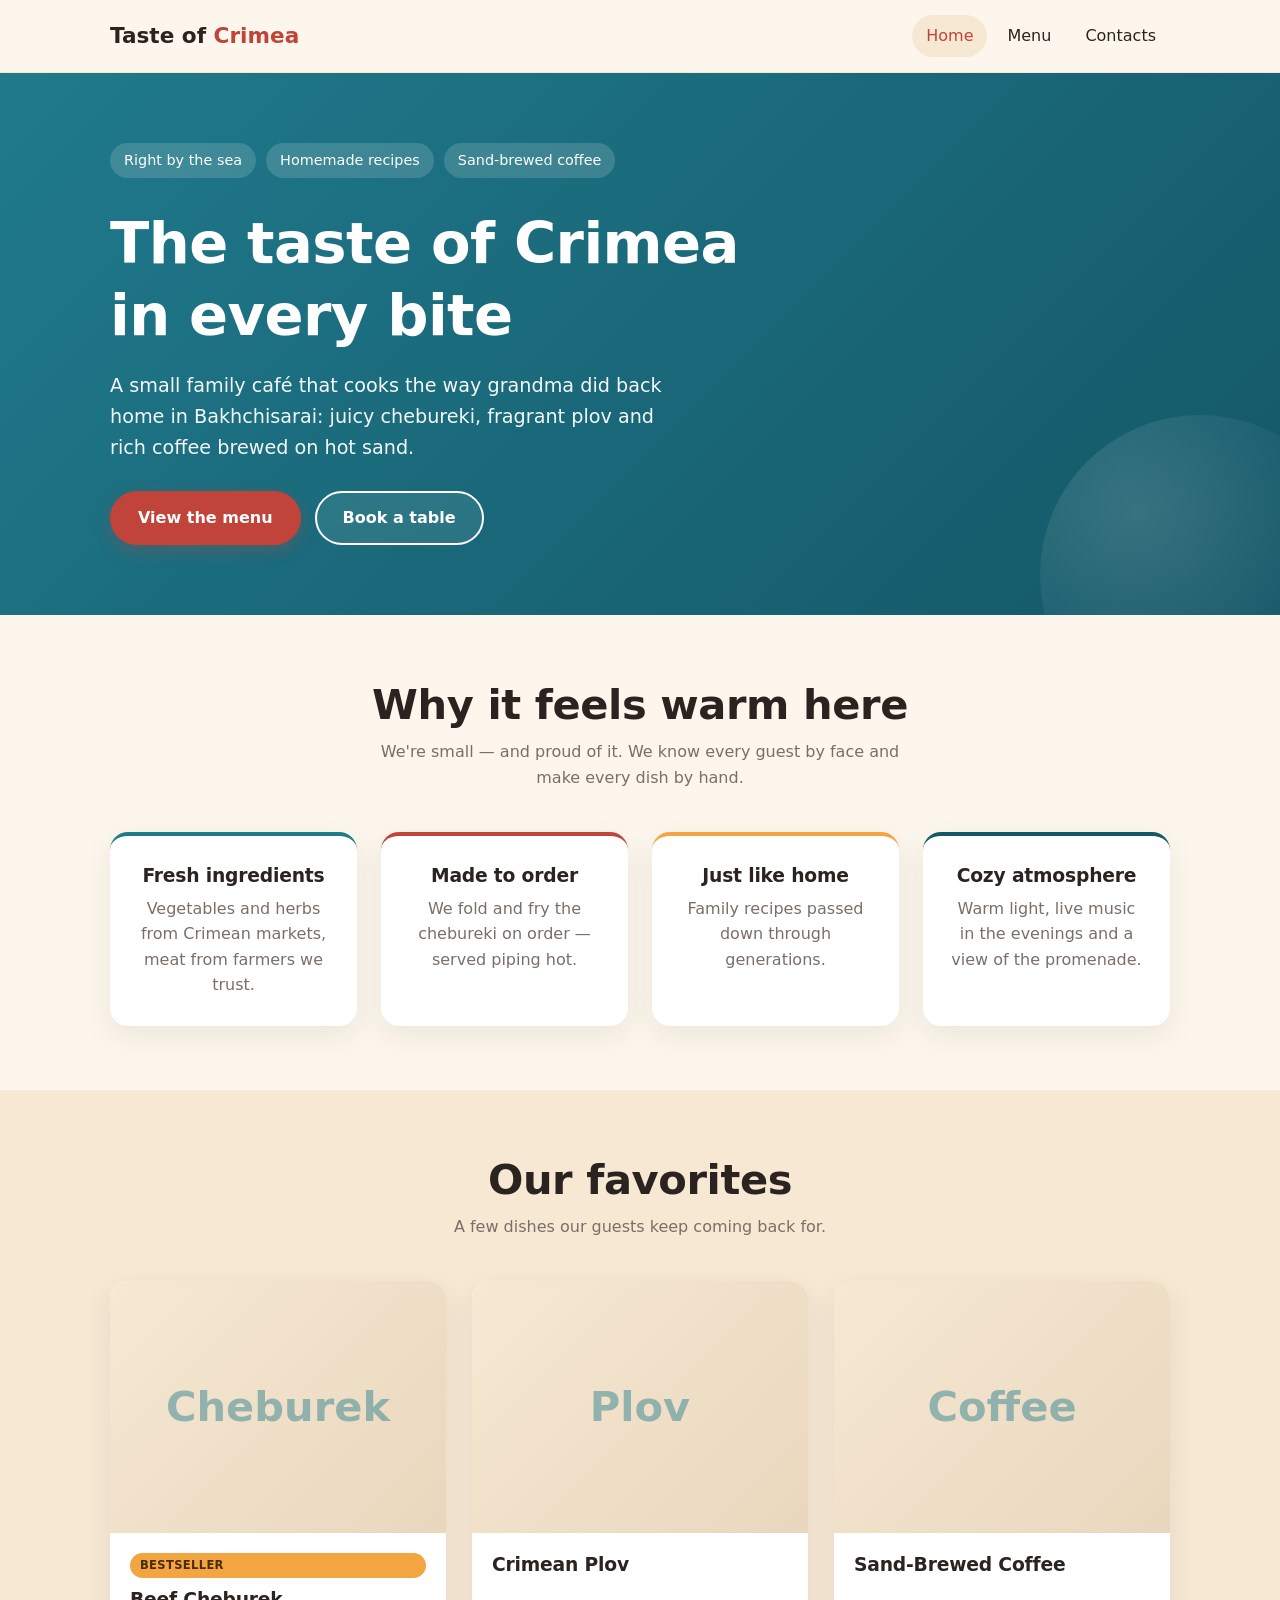
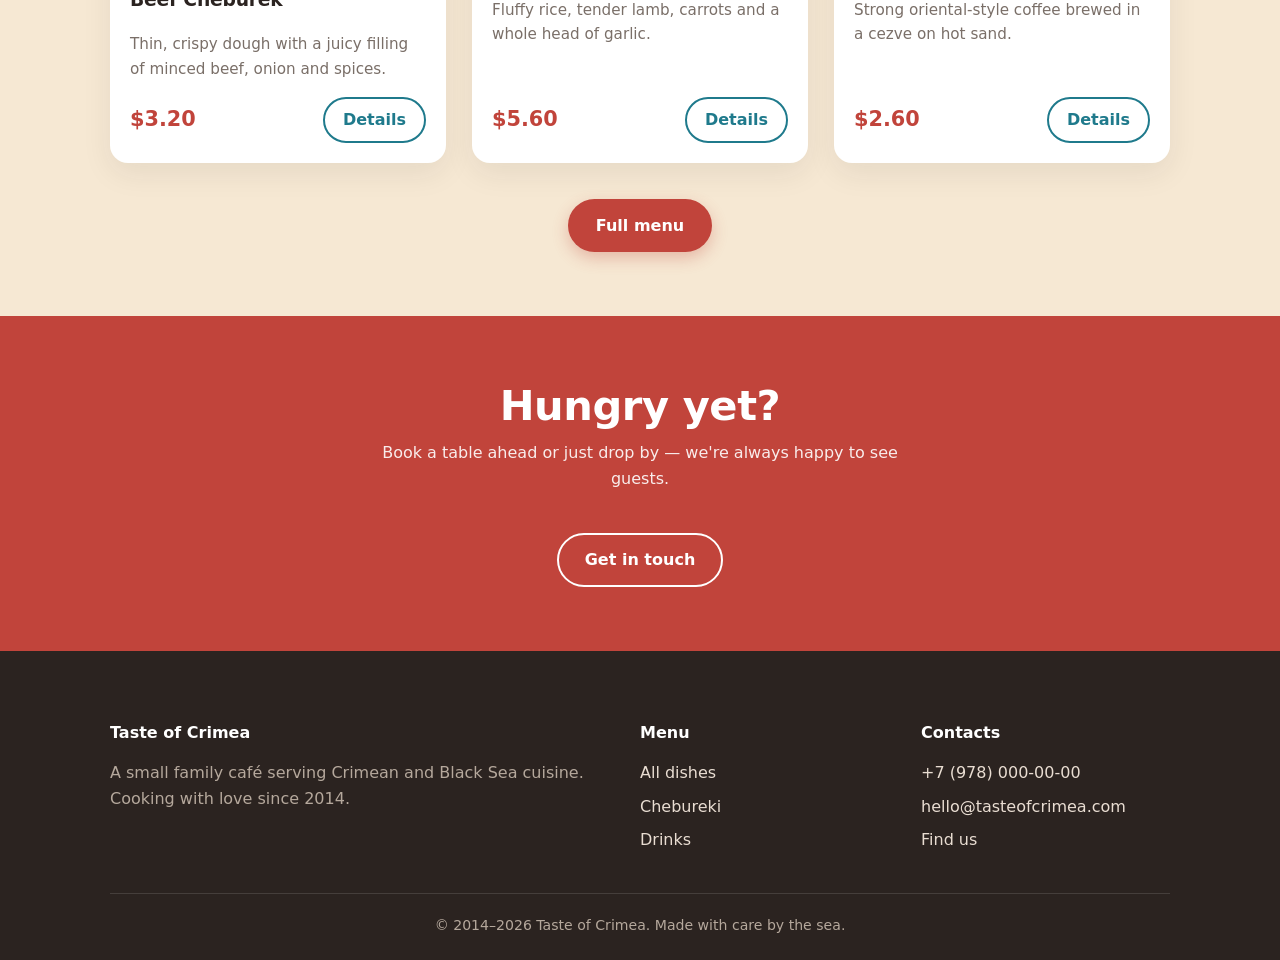
<file: index.html>
<!DOCTYPE html>
<html lang="en">
<head>
  <meta charset="UTF-8">
  <meta name="viewport" content="width=device-width, initial-scale=1.0">
  <title>Taste of Crimea — cozy Crimean café</title>
  <meta name="description" content="Taste of Crimea — a small family café serving homemade Crimean and Black Sea cuisine. Chebureki, plov, sand-brewed coffee and fresh pastries.">
  <link rel="stylesheet" href="assets/css/style.css">
  <link rel="icon" href="data:image/svg+xml,<svg xmlns='http://www.w3.org/2000/svg' viewBox='0 0 100 100'><rect width='100' height='100' rx='24' fill='%231f7a8c'/><text x='50' y='72' font-size='60' text-anchor='middle' fill='%23fff' font-family='Segoe UI, sans-serif'>T</text></svg>">
</head>
<body>

  <!-- HEADER -->
  <header class="site-header">
    <div class="container">
      <a class="logo" href="index.html">
        <span>Taste of <span class="accent">Crimea</span></span>
      </a>
      <button class="nav-toggle" aria-label="Menu" onclick="document.getElementById('nav').classList.toggle('open')">&#9776;</button>
      <nav class="nav" id="nav">
        <a href="index.html" class="active">Home</a>
        <a href="menu.html">Menu</a>
        <a href="contacts.html">Contacts</a>
      </nav>
    </div>
  </header>

  <!-- HERO -->
  <section class="hero">
    <div class="container">
      <div class="badges">
        <span class="badge">Right by the sea</span>
        <span class="badge">Homemade recipes</span>
        <span class="badge">Sand-brewed coffee</span>
      </div>
      <h1>The taste of Crimea<br>in every bite</h1>
      <p class="lead">A small family café that cooks the way grandma did back home in Bakhchisarai: juicy chebureki, fragrant plov and rich coffee brewed on hot sand.</p>
      <div class="hero-actions">
        <a href="menu.html" class="btn btn-primary">View the menu</a>
        <a href="contacts.html" class="btn btn-outline">Book a table</a>
      </div>
    </div>
  </section>

  <!-- WHY US -->
  <section class="section">
    <div class="container">
      <h2 class="section-title">Why it feels warm here</h2>
      <p class="section-sub">We're small — and proud of it. We know every guest by face and make every dish by hand.</p>
      <div class="features">
        <div class="feature">
          <h3>Fresh ingredients</h3>
          <p>Vegetables and herbs from Crimean markets, meat from farmers we trust.</p>
        </div>
        <div class="feature">
          <h3>Made to order</h3>
          <p>We fold and fry the chebureki on order — served piping hot.</p>
        </div>
        <div class="feature">
          <h3>Just like home</h3>
          <p>Family recipes passed down through generations.</p>
        </div>
        <div class="feature">
          <h3>Cozy atmosphere</h3>
          <p>Warm light, live music in the evenings and a view of the promenade.</p>
        </div>
      </div>
    </div>
  </section>

  <!-- MENU HIGHLIGHTS -->
  <section class="section" style="background:var(--sand-2)">
    <div class="container">
      <h2 class="section-title">Our favorites</h2>
      <p class="section-sub">A few dishes our guests keep coming back for.</p>
      <div class="menu-grid">

        <article class="product-card">
          <div class="thumb"><span>Cheburek</span></div>
          <div class="body">
            <span class="tag">bestseller</span>
            <h3 style="margin-top:10px">Beef Cheburek</h3>
            <p class="desc">Thin, crispy dough with a juicy filling of minced beef, onion and spices.</p>
            <div class="row">
              <span class="price">$3.20</span>
              <a href="product.html" class="btn btn-outline" style="padding:8px 18px">Details</a>
            </div>
          </div>
        </article>

        <article class="product-card">
          <div class="thumb"><span>Plov</span></div>
          <div class="body">
            <h3>Crimean Plov</h3>
            <p class="desc">Fluffy rice, tender lamb, carrots and a whole head of garlic.</p>
            <div class="row">
              <span class="price">$5.60</span>
              <a href="menu.html" class="btn btn-outline" style="padding:8px 18px">Details</a>
            </div>
          </div>
        </article>

        <article class="product-card">
          <div class="thumb"><span>Coffee</span></div>
          <div class="body">
            <h3>Sand-Brewed Coffee</h3>
            <p class="desc">Strong oriental-style coffee brewed in a cezve on hot sand.</p>
            <div class="row">
              <span class="price">$2.60</span>
              <a href="menu.html" class="btn btn-outline" style="padding:8px 18px">Details</a>
            </div>
          </div>
        </article>

      </div>
      <div style="text-align:center; margin-top:36px">
        <a href="menu.html" class="btn btn-primary">Full menu</a>
      </div>
    </div>
  </section>

  <!-- CTA -->
  <section class="section cta-band">
    <div class="container">
      <h2 class="section-title">Hungry yet?</h2>
      <p class="section-sub" style="color:rgba(255,255,255,.9)">Book a table ahead or just drop by — we're always happy to see guests.</p>
      <div style="text-align:center">
        <a href="contacts.html" class="btn btn-outline">Get in touch</a>
      </div>
    </div>
  </section>

  <!-- FOOTER -->
  <footer class="site-footer">
    <div class="container">
      <div class="footer-grid">
        <div>
          <h4>Taste of Crimea</h4>
          <p style="color:#b5a89c; margin:0">A small family café serving Crimean and Black Sea cuisine. Cooking with love since 2014.</p>
        </div>
        <div>
          <h4>Menu</h4>
          <ul class="footer-links">
            <li><a href="menu.html">All dishes</a></li>
            <li><a href="product.html">Chebureki</a></li>
            <li><a href="menu.html">Drinks</a></li>
          </ul>
        </div>
        <div>
          <h4>Contacts</h4>
          <ul class="footer-links">
            <li><a href="tel:+79780000000">+7 (978) 000-00-00</a></li>
            <li><a href="mailto:hello@tasteofcrimea.com">hello@tasteofcrimea.com</a></li>
            <li><a href="contacts.html">Find us</a></li>
          </ul>
        </div>
      </div>
      <div class="footer-bottom">© 2014–2026 Taste of Crimea. Made with care by the sea.</div>
    </div>
  </footer>

</body>
</html>
</file>
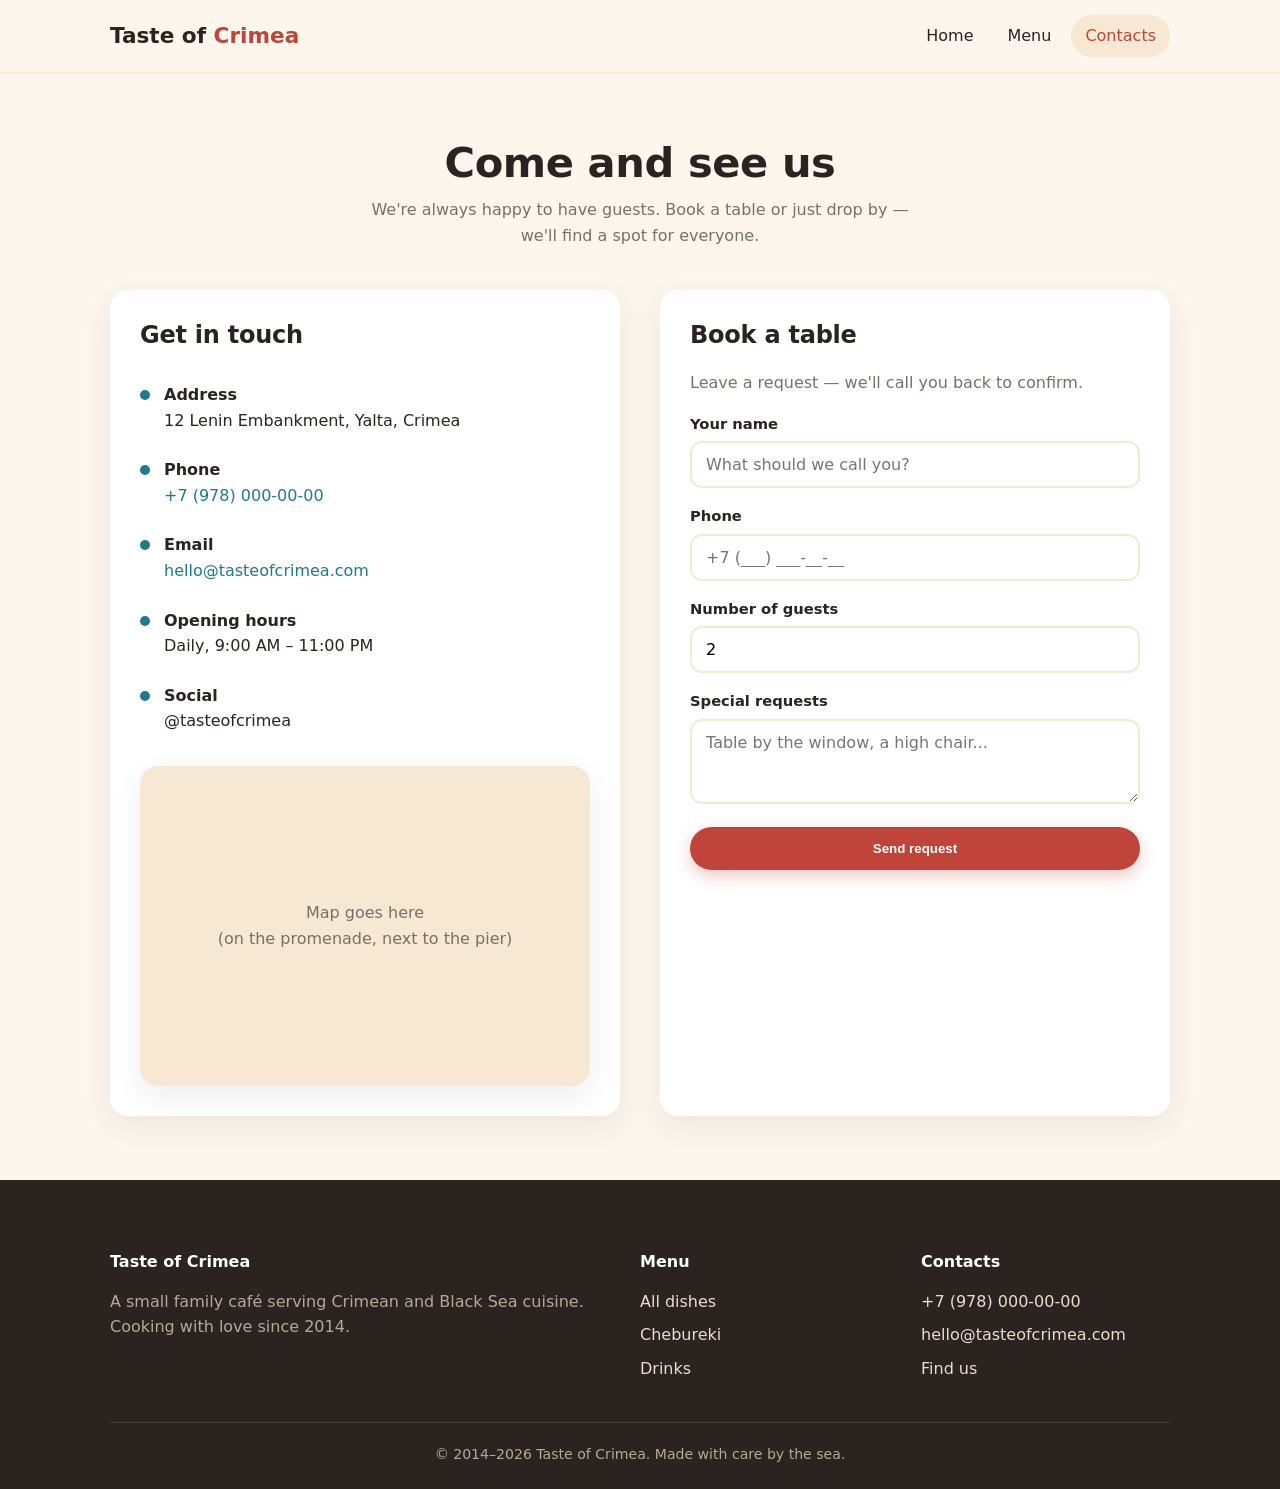
<file: contacts.html>
<!DOCTYPE html>
<html lang="en">
<head>
  <meta charset="UTF-8">
  <meta name="viewport" content="width=device-width, initial-scale=1.0">
  <title>Contacts — Taste of Crimea</title>
  <meta name="description" content="Contact Taste of Crimea: address, phone, opening hours and a table booking form.">
  <link rel="stylesheet" href="assets/css/style.css">
  <link rel="icon" href="data:image/svg+xml,<svg xmlns='http://www.w3.org/2000/svg' viewBox='0 0 100 100'><rect width='100' height='100' rx='24' fill='%231f7a8c'/><text x='50' y='72' font-size='60' text-anchor='middle' fill='%23fff' font-family='Segoe UI, sans-serif'>T</text></svg>">
</head>
<body>

  <header class="site-header">
    <div class="container">
      <a class="logo" href="index.html"><span>Taste of <span class="accent">Crimea</span></span></a>
      <button class="nav-toggle" aria-label="Menu" onclick="document.getElementById('nav').classList.toggle('open')">&#9776;</button>
      <nav class="nav" id="nav">
        <a href="index.html">Home</a>
        <a href="menu.html">Menu</a>
        <a href="contacts.html" class="active">Contacts</a>
      </nav>
    </div>
  </header>

  <section class="section">
    <div class="container">
      <h1 class="section-title">Come and see us</h1>
      <p class="section-sub">We're always happy to have guests. Book a table or just drop by — we'll find a spot for everyone.</p>

      <div class="contact-grid">

        <div class="contact-card">
          <h2>Get in touch</h2>
          <ul class="contact-list">
            <li><span class="ico"></span><div><strong>Address</strong><br>12 Lenin Embankment, Yalta, Crimea</div></li>
            <li><span class="ico"></span><div><strong>Phone</strong><br><a href="tel:+79780000000">+7 (978) 000-00-00</a></div></li>
            <li><span class="ico"></span><div><strong>Email</strong><br><a href="mailto:hello@tasteofcrimea.com">hello@tasteofcrimea.com</a></div></li>
            <li><span class="ico"></span><div><strong>Opening hours</strong><br>Daily, 9:00 AM – 11:00 PM</div></li>
            <li><span class="ico"></span><div><strong>Social</strong><br>@tasteofcrimea</div></li>
          </ul>
          <div class="map-embed" style="margin-top:20px">Map goes here<br>(on the promenade, next to the pier)</div>
        </div>

        <div class="contact-card">
          <h2>Book a table</h2>
          <p style="color:var(--muted)">Leave a request — we'll call you back to confirm.</p>
          <div class="notice" id="notice">Thank you! We've received your request and will be in touch shortly.</div>
          <form onsubmit="return submitForm(event)">
            <div class="field">
              <label for="name">Your name</label>
              <input type="text" id="name" name="name" placeholder="What should we call you?" required>
            </div>
            <div class="field">
              <label for="phone">Phone</label>
              <input type="tel" id="phone" name="phone" placeholder="+7 (___) ___-__-__" required>
            </div>
            <div class="field">
              <label for="guests">Number of guests</label>
              <input type="number" id="guests" name="guests" min="1" value="2">
            </div>
            <div class="field">
              <label for="msg">Special requests</label>
              <textarea id="msg" name="msg" rows="3" placeholder="Table by the window, a high chair..."></textarea>
            </div>
            <button type="submit" class="btn btn-primary" style="width:100%">Send request</button>
          </form>
        </div>

      </div>
    </div>
  </section>

  <footer class="site-footer">
    <div class="container">
      <div class="footer-grid">
        <div>
          <h4>Taste of Crimea</h4>
          <p style="color:#b5a89c; margin:0">A small family café serving Crimean and Black Sea cuisine. Cooking with love since 2014.</p>
        </div>
        <div>
          <h4>Menu</h4>
          <ul class="footer-links">
            <li><a href="menu.html">All dishes</a></li>
            <li><a href="product.html">Chebureki</a></li>
            <li><a href="menu.html">Drinks</a></li>
          </ul>
        </div>
        <div>
          <h4>Contacts</h4>
          <ul class="footer-links">
            <li><a href="tel:+79780000000">+7 (978) 000-00-00</a></li>
            <li><a href="mailto:hello@tasteofcrimea.com">hello@tasteofcrimea.com</a></li>
            <li><a href="contacts.html">Find us</a></li>
          </ul>
        </div>
      </div>
      <div class="footer-bottom">© 2014–2026 Taste of Crimea. Made with care by the sea.</div>
    </div>
  </footer>

  <script>
    function submitForm(e){
      e.preventDefault();
      document.getElementById('notice').classList.add('show');
      e.target.reset();
      return false;
    }
  </script>

</body>
</html>
</file>
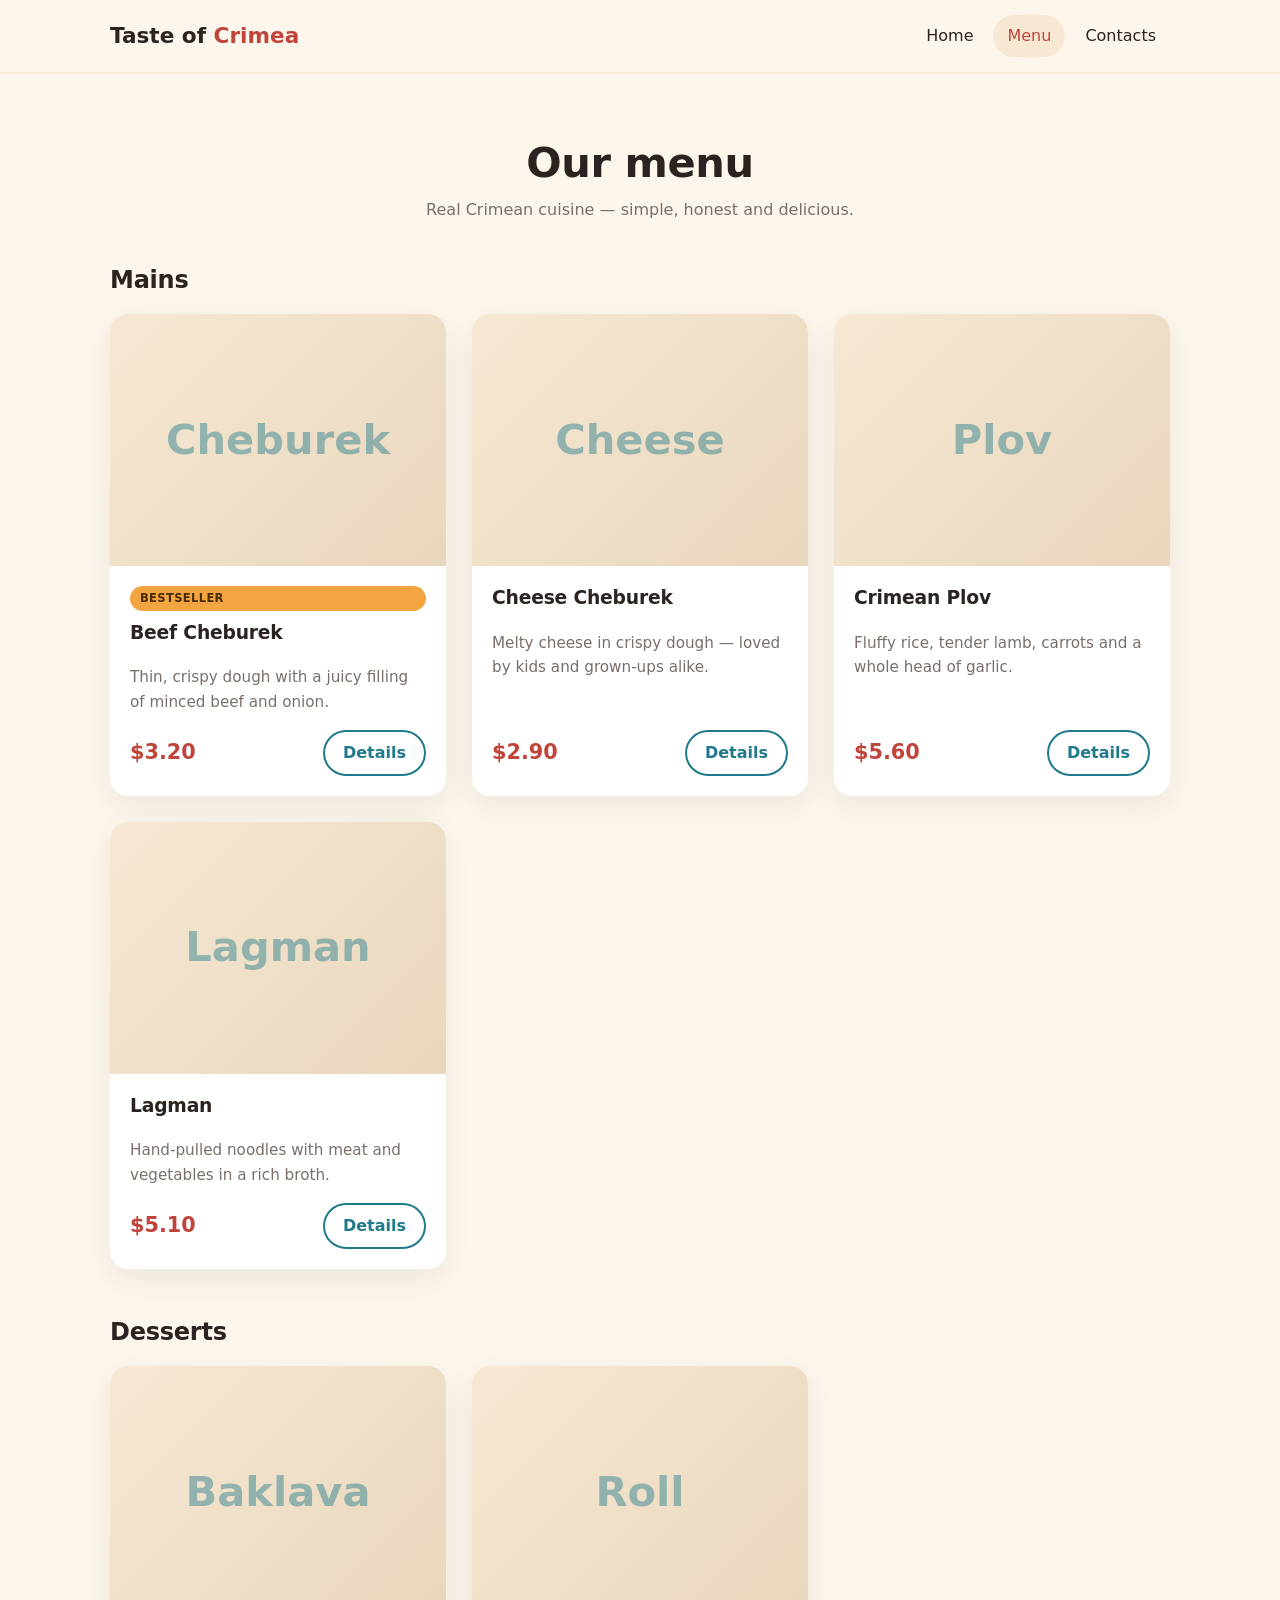
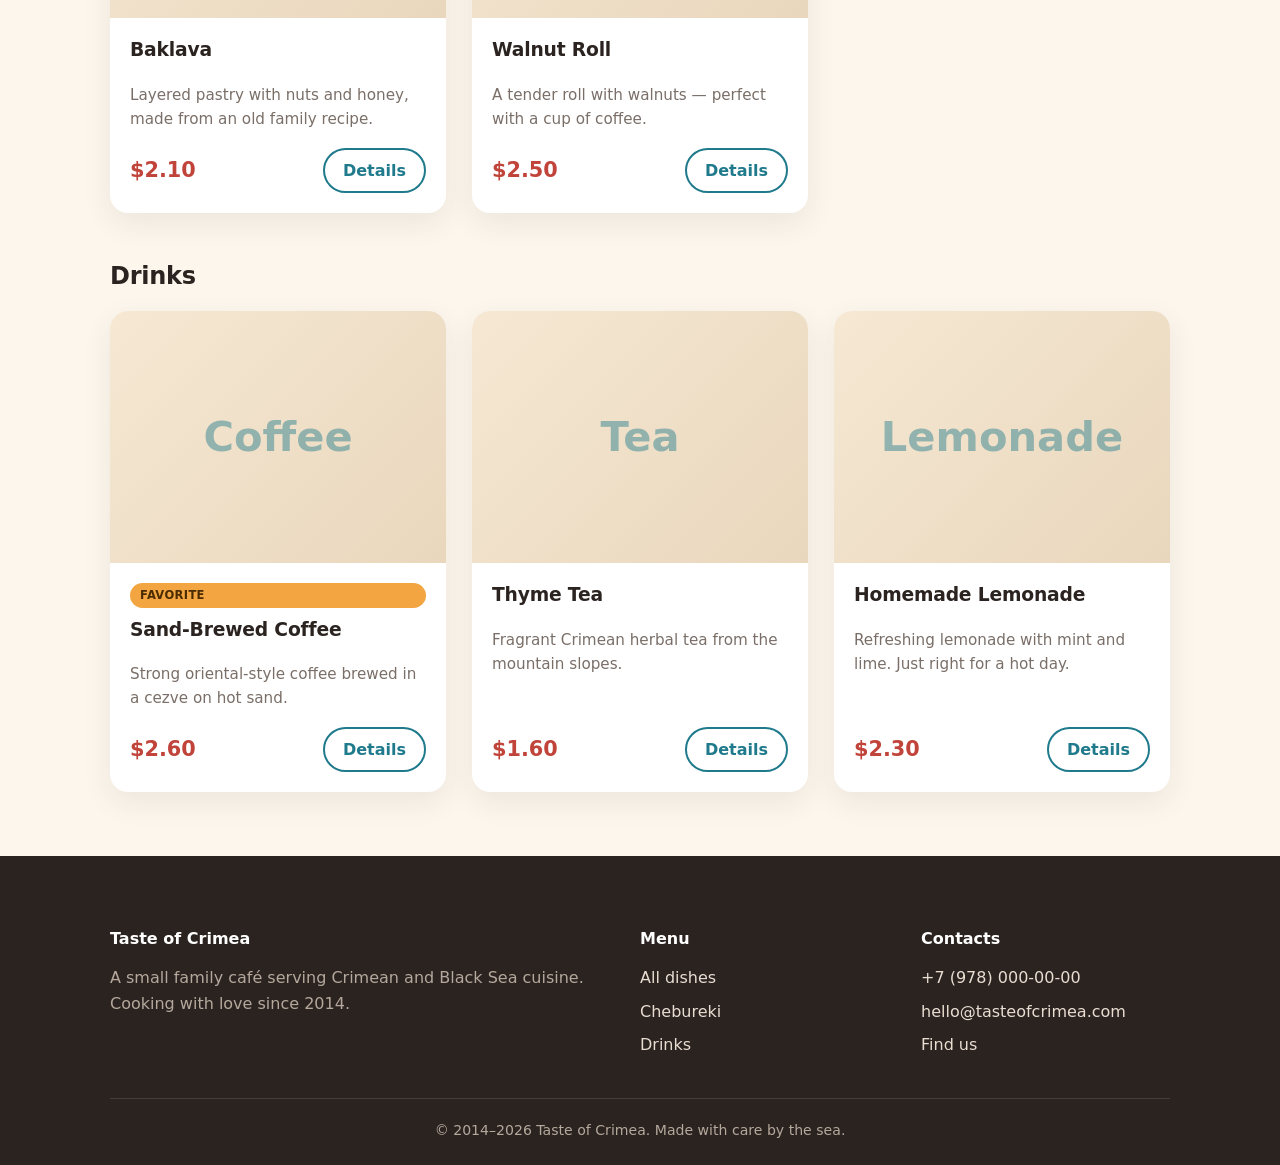
<file: menu.html>
<!DOCTYPE html>
<html lang="en">
<head>
  <meta charset="UTF-8">
  <meta name="viewport" content="width=device-width, initial-scale=1.0">
  <title>Menu — Taste of Crimea</title>
  <meta name="description" content="The Taste of Crimea menu: chebureki, Crimean plov, lagman, baklava, sand-brewed coffee and other Crimean dishes.">
  <link rel="stylesheet" href="assets/css/style.css">
  <link rel="icon" href="data:image/svg+xml,<svg xmlns='http://www.w3.org/2000/svg' viewBox='0 0 100 100'><rect width='100' height='100' rx='24' fill='%231f7a8c'/><text x='50' y='72' font-size='60' text-anchor='middle' fill='%23fff' font-family='Segoe UI, sans-serif'>T</text></svg>">
</head>
<body>

  <header class="site-header">
    <div class="container">
      <a class="logo" href="index.html"><span>Taste of <span class="accent">Crimea</span></span></a>
      <button class="nav-toggle" aria-label="Menu" onclick="document.getElementById('nav').classList.toggle('open')">&#9776;</button>
      <nav class="nav" id="nav">
        <a href="index.html">Home</a>
        <a href="menu.html" class="active">Menu</a>
        <a href="contacts.html">Contacts</a>
      </nav>
    </div>
  </header>

  <section class="section">
    <div class="container">
      <h1 class="section-title">Our menu</h1>
      <p class="section-sub">Real Crimean cuisine — simple, honest and delicious.</p>

      <h2 style="margin-top:20px">Mains</h2>
      <div class="menu-grid" style="margin-bottom:48px">

        <article class="product-card">
          <div class="thumb"><span>Cheburek</span></div>
          <div class="body">
            <span class="tag">bestseller</span>
            <h3 style="margin-top:10px">Beef Cheburek</h3>
            <p class="desc">Thin, crispy dough with a juicy filling of minced beef and onion.</p>
            <div class="row">
              <span class="price">$3.20</span>
              <a href="product.html" class="btn btn-outline" style="padding:8px 18px">Details</a>
            </div>
          </div>
        </article>

        <article class="product-card">
          <div class="thumb"><span>Cheese</span></div>
          <div class="body">
            <h3>Cheese Cheburek</h3>
            <p class="desc">Melty cheese in crispy dough — loved by kids and grown-ups alike.</p>
            <div class="row">
              <span class="price">$2.90</span>
              <a href="product.html" class="btn btn-outline" style="padding:8px 18px">Details</a>
            </div>
          </div>
        </article>

        <article class="product-card">
          <div class="thumb"><span>Plov</span></div>
          <div class="body">
            <h3>Crimean Plov</h3>
            <p class="desc">Fluffy rice, tender lamb, carrots and a whole head of garlic.</p>
            <div class="row">
              <span class="price">$5.60</span>
              <a href="product.html" class="btn btn-outline" style="padding:8px 18px">Details</a>
            </div>
          </div>
        </article>

        <article class="product-card">
          <div class="thumb"><span>Lagman</span></div>
          <div class="body">
            <h3>Lagman</h3>
            <p class="desc">Hand-pulled noodles with meat and vegetables in a rich broth.</p>
            <div class="row">
              <span class="price">$5.10</span>
              <a href="product.html" class="btn btn-outline" style="padding:8px 18px">Details</a>
            </div>
          </div>
        </article>

      </div>

      <h2>Desserts</h2>
      <div class="menu-grid" style="margin-bottom:48px">

        <article class="product-card">
          <div class="thumb"><span>Baklava</span></div>
          <div class="body">
            <h3>Baklava</h3>
            <p class="desc">Layered pastry with nuts and honey, made from an old family recipe.</p>
            <div class="row">
              <span class="price">$2.10</span>
              <a href="product.html" class="btn btn-outline" style="padding:8px 18px">Details</a>
            </div>
          </div>
        </article>

        <article class="product-card">
          <div class="thumb"><span>Roll</span></div>
          <div class="body">
            <h3>Walnut Roll</h3>
            <p class="desc">A tender roll with walnuts — perfect with a cup of coffee.</p>
            <div class="row">
              <span class="price">$2.50</span>
              <a href="product.html" class="btn btn-outline" style="padding:8px 18px">Details</a>
            </div>
          </div>
        </article>

      </div>

      <h2>Drinks</h2>
      <div class="menu-grid">

        <article class="product-card">
          <div class="thumb"><span>Coffee</span></div>
          <div class="body">
            <span class="tag">favorite</span>
            <h3 style="margin-top:10px">Sand-Brewed Coffee</h3>
            <p class="desc">Strong oriental-style coffee brewed in a cezve on hot sand.</p>
            <div class="row">
              <span class="price">$2.60</span>
              <a href="product.html" class="btn btn-outline" style="padding:8px 18px">Details</a>
            </div>
          </div>
        </article>

        <article class="product-card">
          <div class="thumb"><span>Tea</span></div>
          <div class="body">
            <h3>Thyme Tea</h3>
            <p class="desc">Fragrant Crimean herbal tea from the mountain slopes.</p>
            <div class="row">
              <span class="price">$1.60</span>
              <a href="product.html" class="btn btn-outline" style="padding:8px 18px">Details</a>
            </div>
          </div>
        </article>

        <article class="product-card">
          <div class="thumb"><span>Lemonade</span></div>
          <div class="body">
            <h3>Homemade Lemonade</h3>
            <p class="desc">Refreshing lemonade with mint and lime. Just right for a hot day.</p>
            <div class="row">
              <span class="price">$2.30</span>
              <a href="product.html" class="btn btn-outline" style="padding:8px 18px">Details</a>
            </div>
          </div>
        </article>

      </div>

    </div>
  </section>

  <footer class="site-footer">
    <div class="container">
      <div class="footer-grid">
        <div>
          <h4>Taste of Crimea</h4>
          <p style="color:#b5a89c; margin:0">A small family café serving Crimean and Black Sea cuisine. Cooking with love since 2014.</p>
        </div>
        <div>
          <h4>Menu</h4>
          <ul class="footer-links">
            <li><a href="menu.html">All dishes</a></li>
            <li><a href="product.html">Chebureki</a></li>
            <li><a href="menu.html">Drinks</a></li>
          </ul>
        </div>
        <div>
          <h4>Contacts</h4>
          <ul class="footer-links">
            <li><a href="tel:+79780000000">+7 (978) 000-00-00</a></li>
            <li><a href="mailto:hello@tasteofcrimea.com">hello@tasteofcrimea.com</a></li>
            <li><a href="contacts.html">Find us</a></li>
          </ul>
        </div>
      </div>
      <div class="footer-bottom">© 2014–2026 Taste of Crimea. Made with care by the sea.</div>
    </div>
  </footer>

</body>
</html>
</file>
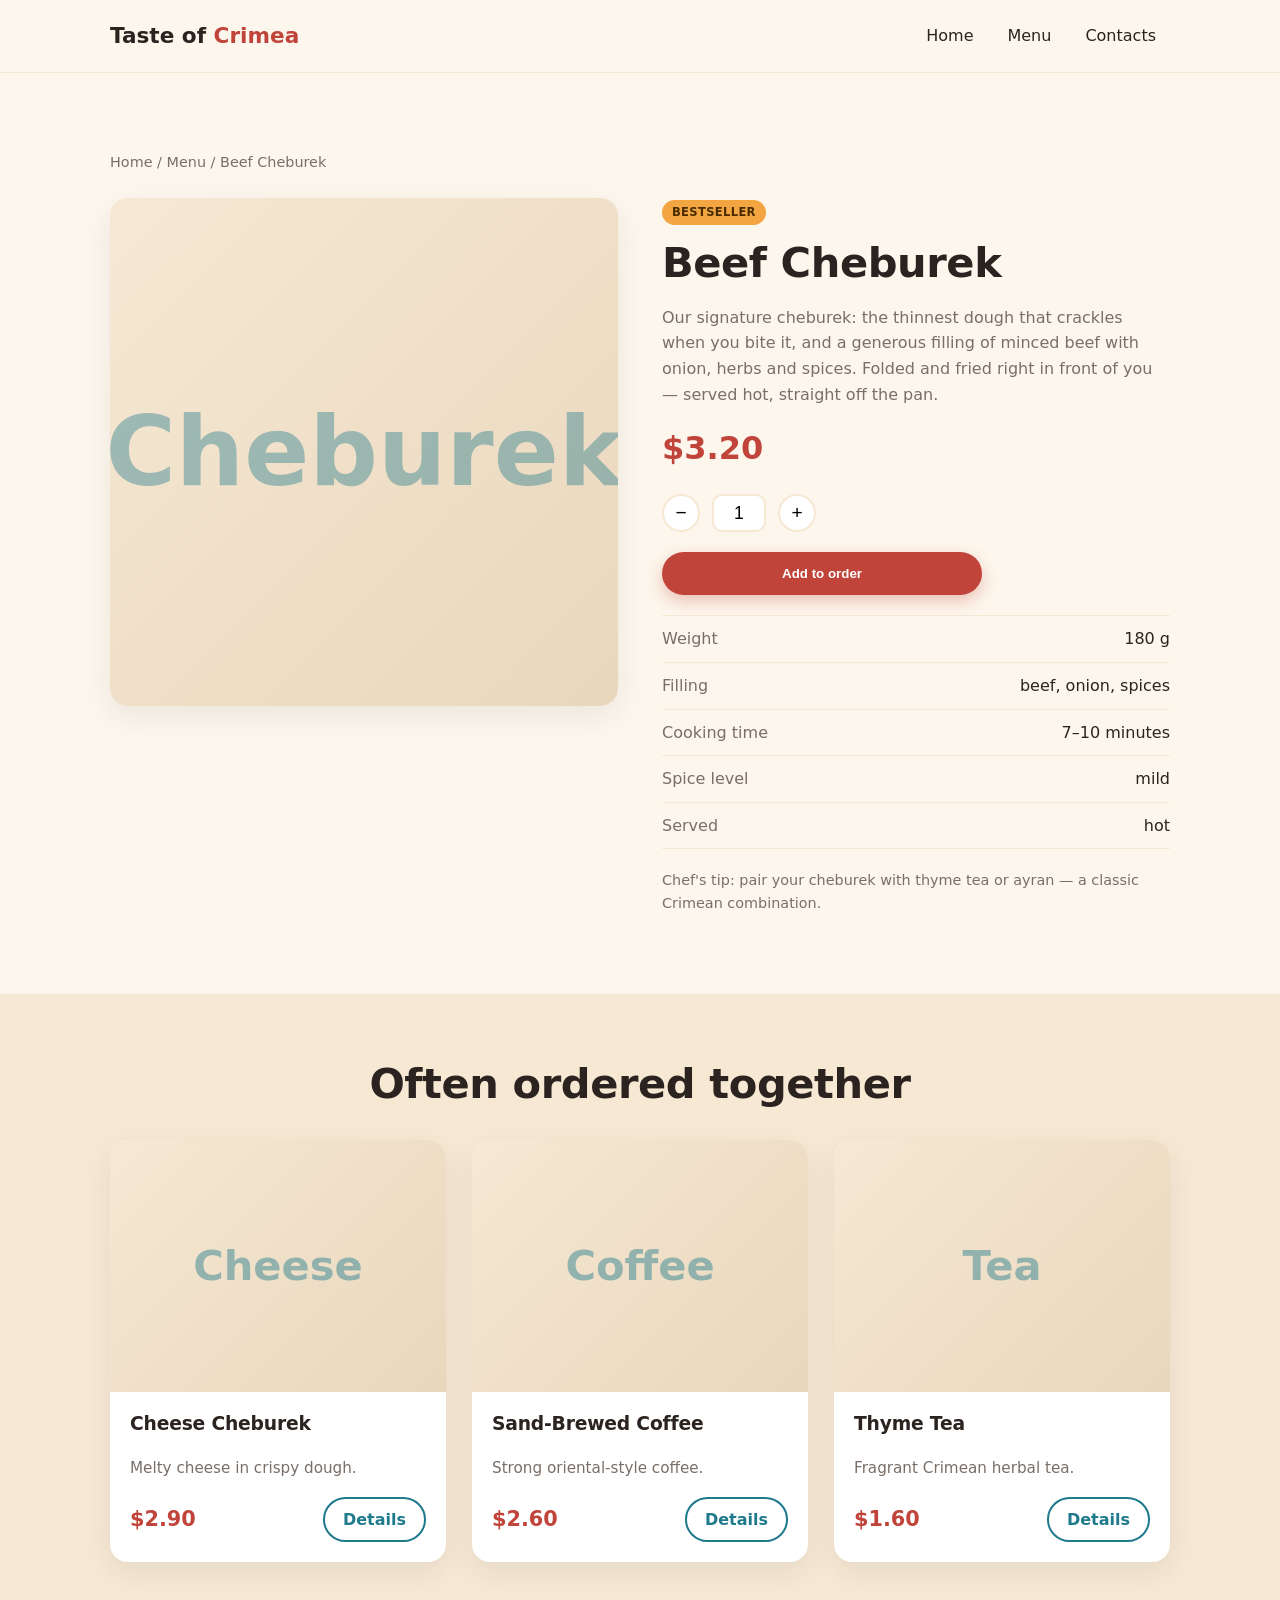
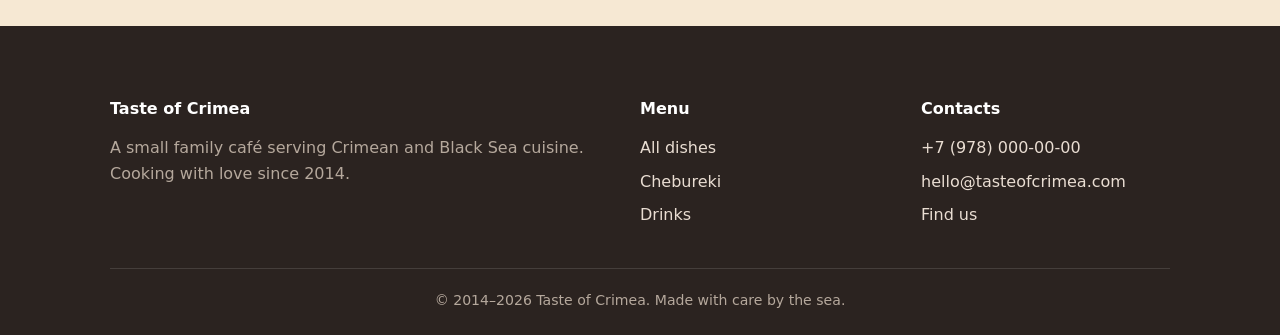
<file: product.html>
<!DOCTYPE html>
<html lang="en">
<head>
  <meta charset="UTF-8">
  <meta name="viewport" content="width=device-width, initial-scale=1.0">
  <title>Beef Cheburek — Taste of Crimea</title>
  <meta name="description" content="Beef Cheburek from Taste of Crimea: thin crispy dough and a juicy minced-beef filling. Folded and fried to order.">
  <link rel="stylesheet" href="assets/css/style.css">
  <link rel="icon" href="data:image/svg+xml,<svg xmlns='http://www.w3.org/2000/svg' viewBox='0 0 100 100'><rect width='100' height='100' rx='24' fill='%231f7a8c'/><text x='50' y='72' font-size='60' text-anchor='middle' fill='%23fff' font-family='Segoe UI, sans-serif'>T</text></svg>">
</head>
<body>

  <header class="site-header">
    <div class="container">
      <a class="logo" href="index.html"><span>Taste of <span class="accent">Crimea</span></span></a>
      <button class="nav-toggle" aria-label="Menu" onclick="document.getElementById('nav').classList.toggle('open')">&#9776;</button>
      <nav class="nav" id="nav">
        <a href="index.html">Home</a>
        <a href="menu.html">Menu</a>
        <a href="contacts.html">Contacts</a>
      </nav>
    </div>
  </header>

  <section class="section">
    <div class="container">
      <p class="breadcrumbs"><a href="index.html">Home</a> / <a href="menu.html">Menu</a> / Beef Cheburek</p>

      <div class="product-detail">
        <div class="product-media"><span>Cheburek</span></div>

        <div class="product-info">
          <span class="tag">bestseller</span>
          <h1 style="margin-top:12px">Beef Cheburek</h1>
          <p style="color:var(--muted)">Our signature cheburek: the thinnest dough that crackles when you bite it, and a generous filling of minced beef with onion, herbs and spices. Folded and fried right in front of you — served hot, straight off the pan.</p>

          <div class="price-lg">$3.20</div>

          <div class="notice" id="notice">Added to your order! Thanks — we'll have it ready soon.</div>

          <div class="qty">
            <button type="button" onclick="changeQty(-1)" aria-label="Less">&minus;</button>
            <input type="text" id="qty" value="1" readonly>
            <button type="button" onclick="changeQty(1)" aria-label="More">+</button>
          </div>

          <button class="btn btn-primary" style="width:100%; max-width:320px" onclick="addToCart()">Add to order</button>

          <ul class="specs">
            <li><span>Weight</span><span>180 g</span></li>
            <li><span>Filling</span><span>beef, onion, spices</span></li>
            <li><span>Cooking time</span><span>7–10 minutes</span></li>
            <li><span>Spice level</span><span>mild</span></li>
            <li><span>Served</span><span>hot</span></li>
          </ul>

          <p style="font-size:.9rem; color:var(--muted)">Chef's tip: pair your cheburek with thyme tea or ayran — a classic Crimean combination.</p>
        </div>
      </div>
    </div>
  </section>

  <!-- RELATED -->
  <section class="section" style="background:var(--sand-2)">
    <div class="container">
      <h2 class="section-title">Often ordered together</h2>
      <div class="menu-grid" style="margin-top:30px">

        <article class="product-card">
          <div class="thumb"><span>Cheese</span></div>
          <div class="body">
            <h3>Cheese Cheburek</h3>
            <p class="desc">Melty cheese in crispy dough.</p>
            <div class="row"><span class="price">$2.90</span><a href="#" class="btn btn-outline" style="padding:8px 18px">Details</a></div>
          </div>
        </article>

        <article class="product-card">
          <div class="thumb"><span>Coffee</span></div>
          <div class="body">
            <h3>Sand-Brewed Coffee</h3>
            <p class="desc">Strong oriental-style coffee.</p>
            <div class="row"><span class="price">$2.60</span><a href="#" class="btn btn-outline" style="padding:8px 18px">Details</a></div>
          </div>
        </article>

        <article class="product-card">
          <div class="thumb"><span>Tea</span></div>
          <div class="body">
            <h3>Thyme Tea</h3>
            <p class="desc">Fragrant Crimean herbal tea.</p>
            <div class="row"><span class="price">$1.60</span><a href="#" class="btn btn-outline" style="padding:8px 18px">Details</a></div>
          </div>
        </article>

      </div>
    </div>
  </section>

  <footer class="site-footer">
    <div class="container">
      <div class="footer-grid">
        <div>
          <h4>Taste of Crimea</h4>
          <p style="color:#b5a89c; margin:0">A small family café serving Crimean and Black Sea cuisine. Cooking with love since 2014.</p>
        </div>
        <div>
          <h4>Menu</h4>
          <ul class="footer-links">
            <li><a href="menu.html">All dishes</a></li>
            <li><a href="product.html">Chebureki</a></li>
            <li><a href="menu.html">Drinks</a></li>
          </ul>
        </div>
        <div>
          <h4>Contacts</h4>
          <ul class="footer-links">
            <li><a href="tel:+79780000000">+7 (978) 000-00-00</a></li>
            <li><a href="mailto:hello@tasteofcrimea.com">hello@tasteofcrimea.com</a></li>
            <li><a href="contacts.html">Find us</a></li>
          </ul>
        </div>
      </div>
      <div class="footer-bottom">© 2014–2026 Taste of Crimea. Made with care by the sea.</div>
    </div>
  </footer>

  <script>
    function changeQty(d){
      var el = document.getElementById('qty');
      var v = Math.max(1, parseInt(el.value,10) + d);
      el.value = v;
    }
    function addToCart(){
      var n = document.getElementById('notice');
      n.classList.add('show');
      n.scrollIntoView({behavior:'smooth', block:'center'});
    }
  </script>

</body>
</html>
</file>
<file: assets/css/style.css>
/* ===========================================================
   Taste of Crimea — friendly theme for a small café
   Palette: warm sand, sea wave, ripe pomegranate
   =========================================================== */

:root {
  --sea:        #1f7a8c;
  --sea-dark:   #145767;
  --sand:       #fdf6ec;
  --sand-2:     #f6e8d3;
  --pomegranate:#c1443b;
  --pomegranate-dark:#9e332c;
  --sun:        #f2a541;
  --ink:        #2b2320;
  --muted:      #7a6f68;
  --card:       #ffffff;
  --shadow:     0 10px 30px rgba(43, 35, 32, .08);
  --radius:     18px;
  --font-body:  "Segoe UI", system-ui, -apple-system, Roboto, Arial, sans-serif;
  --font-head:  ui-rounded, "SF Pro Rounded", "Segoe UI", "Trebuchet MS", system-ui, sans-serif;
}

* { box-sizing: border-box; }

html { scroll-behavior: smooth; }

body {
  margin: 0;
  font-family: var(--font-body);
  color: var(--ink);
  background: var(--sand);
  line-height: 1.6;
}

img { max-width: 100%; display: block; }

a { color: var(--sea); text-decoration: none; transition: color .2s; }
a:hover { color: var(--pomegranate); }

.container { width: 100%; max-width: 1100px; margin: 0 auto; padding: 0 20px; }

h1, h2, h3 { font-family: var(--font-head); font-weight: 600; letter-spacing: -.01em; line-height: 1.25; margin-top: 0; }

/* ---------- Buttons ---------- */
.btn {
  display: inline-block;
  padding: 12px 26px;
  border-radius: 999px;
  font-weight: 600;
  border: 2px solid transparent;
  cursor: pointer;
  transition: transform .15s, box-shadow .2s, background .2s;
}
.btn:hover { transform: translateY(-2px); }
.btn-primary { background: var(--pomegranate); color: #fff; box-shadow: 0 6px 16px rgba(193,68,59,.3); }
.btn-primary:hover { background: var(--pomegranate-dark); color:#fff; }
.btn-outline { background: transparent; border-color: var(--sea); color: var(--sea); }
.btn-outline:hover { background: var(--sea); color: #fff; }

/* ---------- Header ---------- */
.site-header {
  position: sticky; top: 0; z-index: 50;
  background: rgba(253,246,236,.92);
  backdrop-filter: blur(8px);
  border-bottom: 1px solid var(--sand-2);
}
.site-header .container {
  display: flex; align-items: center; justify-content: space-between;
  min-height: 72px;
}
.logo { display: flex; align-items: center; gap: 10px; font-family: var(--font-head); font-weight: 700; font-size: 1.35rem; color: var(--ink); }
.logo .mark { font-size: 1.7rem; }
.logo span.accent { color: var(--pomegranate); }

.nav { display: flex; gap: 6px; align-items: center; }
.nav a {
  padding: 8px 14px; border-radius: 999px; color: var(--ink); font-weight: 500;
}
.nav a:hover, .nav a.active { background: var(--sand-2); color: var(--pomegranate); }

.nav-toggle { display: none; background: none; border: 0; font-size: 1.6rem; cursor: pointer; color: var(--ink); }

/* ---------- Hero ---------- */
.hero {
  background: linear-gradient(135deg, var(--sea) 0%, var(--sea-dark) 100%);
  color: #fff;
  position: relative;
  overflow: hidden;
}
.hero::after {
  content: "";
  position: absolute; right: -80px; bottom: -120px;
  width: 320px; height: 320px; border-radius: 50%;
  background: radial-gradient(circle at 30% 30%, rgba(255,255,255,.14), transparent 70%);
}
/* "Book a table" outline button on the blue hero — light so it doesn't blend in */
.hero .btn-outline { border-color: #fff; color: #fff; background: rgba(255,255,255,.08); }
.hero .btn-outline:hover { background: #fff; color: var(--sea-dark); }
.hero .container { padding-top: 70px; padding-bottom: 70px; position: relative; z-index: 1; }
.hero h1 { font-size: clamp(2.2rem, 5vw, 3.6rem); margin-bottom: 14px; }
.hero p.lead { font-size: 1.2rem; max-width: 560px; opacity: .95; margin-bottom: 28px; }
.hero .badges { display: flex; gap: 10px; flex-wrap: wrap; margin-bottom: 30px; }
.badge { background: rgba(255,255,255,.15); padding: 6px 14px; border-radius: 999px; font-size: .9rem; }
.hero-actions { display: flex; gap: 14px; flex-wrap: wrap; }

/* ---------- Sections ---------- */
.section { padding: 64px 0; }
.section-title { text-align: center; margin-bottom: 8px; font-size: clamp(1.8rem, 4vw, 2.6rem); }
.section-sub { text-align: center; color: var(--muted); max-width: 560px; margin: 0 auto 42px; }

/* ---------- "Why us" tiles ---------- */
.features { display: grid; grid-template-columns: repeat(auto-fit, minmax(220px, 1fr)); gap: 24px; }
.feature { background: var(--card); border-radius: var(--radius); padding: 28px; box-shadow: var(--shadow); text-align: center; border-top: 4px solid var(--sea); }
.feature:nth-child(2) { border-top-color: var(--pomegranate); }
.feature:nth-child(3) { border-top-color: var(--sun); }
.feature:nth-child(4) { border-top-color: var(--sea-dark); }
.feature h3 { margin-bottom: 8px; }
.feature p { color: var(--muted); margin: 0; }

/* ---------- Menu / product cards ---------- */
.menu-grid { display: grid; grid-template-columns: repeat(auto-fill, minmax(260px, 1fr)); gap: 26px; }
.product-card {
  background: var(--card); border-radius: var(--radius); overflow: hidden;
  box-shadow: var(--shadow); display: flex; flex-direction: column;
  transition: transform .2s, box-shadow .2s;
}
.product-card:hover { transform: translateY(-4px); box-shadow: 0 16px 40px rgba(43,35,32,.14); }
.product-card .thumb { aspect-ratio: 4/3; display: flex; align-items: center; justify-content: center; background: linear-gradient(135deg, var(--sand-2), #e9d7bd); }
.product-card .thumb span { font-family: var(--font-head); font-weight: 600; font-size: 2.6rem; color: var(--sea); opacity: .45; }
.product-card .body { padding: 20px; display: flex; flex-direction: column; flex: 1; }
.product-card h3 { margin-bottom: 6px; }
.product-card .desc { color: var(--muted); font-size: .95rem; flex: 1; margin-bottom: 16px; }
.product-card .row { display: flex; align-items: center; justify-content: space-between; }
.price { font-family: var(--font-head); font-size: 1.3rem; font-weight: 700; color: var(--pomegranate); }
.tag { display:inline-block; background: var(--sun); color: #4a2c00; font-size:.72rem; font-weight:700; padding:3px 10px; border-radius:999px; text-transform:uppercase; letter-spacing:.03em; }

/* ---------- Product page ---------- */
.product-detail { display: grid; grid-template-columns: 1fr 1fr; gap: 44px; align-items: start; }
.product-media { background: linear-gradient(135deg, var(--sand-2), #e9d7bd); border-radius: var(--radius); aspect-ratio: 1/1; display:flex; align-items:center; justify-content:center; box-shadow: var(--shadow); overflow:hidden; }
.product-media span { font-family: var(--font-head); font-weight: 600; font-size: 6rem; color: var(--sea); opacity: .4; }
.product-media img { width:100%; height:100%; object-fit: cover; }
.product-info h1 { font-size: clamp(1.8rem, 4vw, 2.6rem); margin-bottom: 6px; }
.product-info .price-lg { font-size: 2rem; color: var(--pomegranate); font-family: var(--font-head); font-weight: 700; margin: 10px 0 18px; }
.product-info ul.specs { list-style: none; padding: 0; margin: 20px 0; border-top: 1px solid var(--sand-2); }
.product-info ul.specs li { display:flex; justify-content: space-between; padding: 10px 0; border-bottom: 1px solid var(--sand-2); }
.product-info ul.specs li span:first-child { color: var(--muted); }
.qty { display:flex; align-items:center; gap:12px; margin: 20px 0; }
.qty button { width: 38px; height: 38px; border-radius: 50%; border: 2px solid var(--sand-2); background:#fff; font-size:1.2rem; cursor:pointer; }
.qty input { width: 54px; text-align:center; font-size:1.1rem; border:2px solid var(--sand-2); border-radius:10px; height:38px; }
.breadcrumbs { color: var(--muted); font-size:.9rem; margin-bottom: 24px; }
.breadcrumbs a { color: var(--muted); }

/* ---------- Contacts ---------- */
.contact-grid { display:grid; grid-template-columns: 1fr 1fr; gap: 40px; }
.contact-card { background: var(--card); border-radius: var(--radius); padding: 30px; box-shadow: var(--shadow); }
.contact-list { list-style:none; padding:0; margin:0; }
.contact-list li { display:flex; gap:14px; padding: 12px 0; align-items:flex-start; }
.contact-list .ico { flex:none; width:10px; height:10px; margin-top:8px; border-radius:50%; background: var(--sea); }
.map-embed { border-radius: var(--radius); overflow:hidden; box-shadow: var(--shadow); background: var(--sand-2); min-height: 320px; display:flex; align-items:center; justify-content:center; text-align:center; color: var(--muted); }
form .field { margin-bottom: 16px; }
form label { display:block; font-weight:600; margin-bottom:6px; font-size:.92rem; }
form input, form textarea {
  width:100%; padding:12px 14px; border:2px solid var(--sand-2); border-radius:12px;
  font-family: inherit; font-size: 1rem; background:#fff;
}
form input:focus, form textarea:focus { outline:none; border-color: var(--sea); }

/* ---------- CTA band ---------- */
.cta-band { background: var(--pomegranate); color:#fff; text-align:center; }
.cta-band h2 { color:#fff; }
.cta-band .btn-outline { border-color:#fff; color:#fff; }
.cta-band .btn-outline:hover { background:#fff; color: var(--pomegranate); }

/* ---------- Footer ---------- */
.site-footer { background: var(--ink); color: #e9ddd2; padding: 48px 0 24px; }
.footer-grid { display:grid; grid-template-columns: 2fr 1fr 1fr; gap: 32px; margin-bottom: 32px; }
.site-footer h4 { color:#fff; font-family: var(--font-head); margin-bottom: 14px; }
.site-footer a { color:#e9ddd2; }
.site-footer a:hover { color: var(--sun); }
.footer-links { list-style:none; padding:0; margin:0; }
.footer-links li { margin-bottom:8px; }
.footer-bottom { border-top:1px solid rgba(255,255,255,.12); padding-top: 20px; text-align:center; font-size:.88rem; color:#b5a89c; }

/* ---------- Notice ---------- */
.notice { background: #eafaf1; border:1px solid #b7e4c7; color:#1b6b3a; padding:12px 16px; border-radius:12px; margin-bottom:20px; display:none; }
.notice.show { display:block; }

/* ---------- Responsive ---------- */
@media (max-width: 820px) {
  .product-detail, .contact-grid { grid-template-columns: 1fr; }
  .footer-grid { grid-template-columns: 1fr 1fr; }
}
@media (max-width: 640px) {
  .nav {
    display: none; position: absolute; top: 72px; left:0; right:0;
    flex-direction: column; background: var(--sand); padding: 12px 20px;
    border-bottom: 1px solid var(--sand-2); gap: 4px;
  }
  .nav.open { display: flex; }
  .nav-toggle { display: block; }
  .footer-grid { grid-template-columns: 1fr; }
}
</file>
